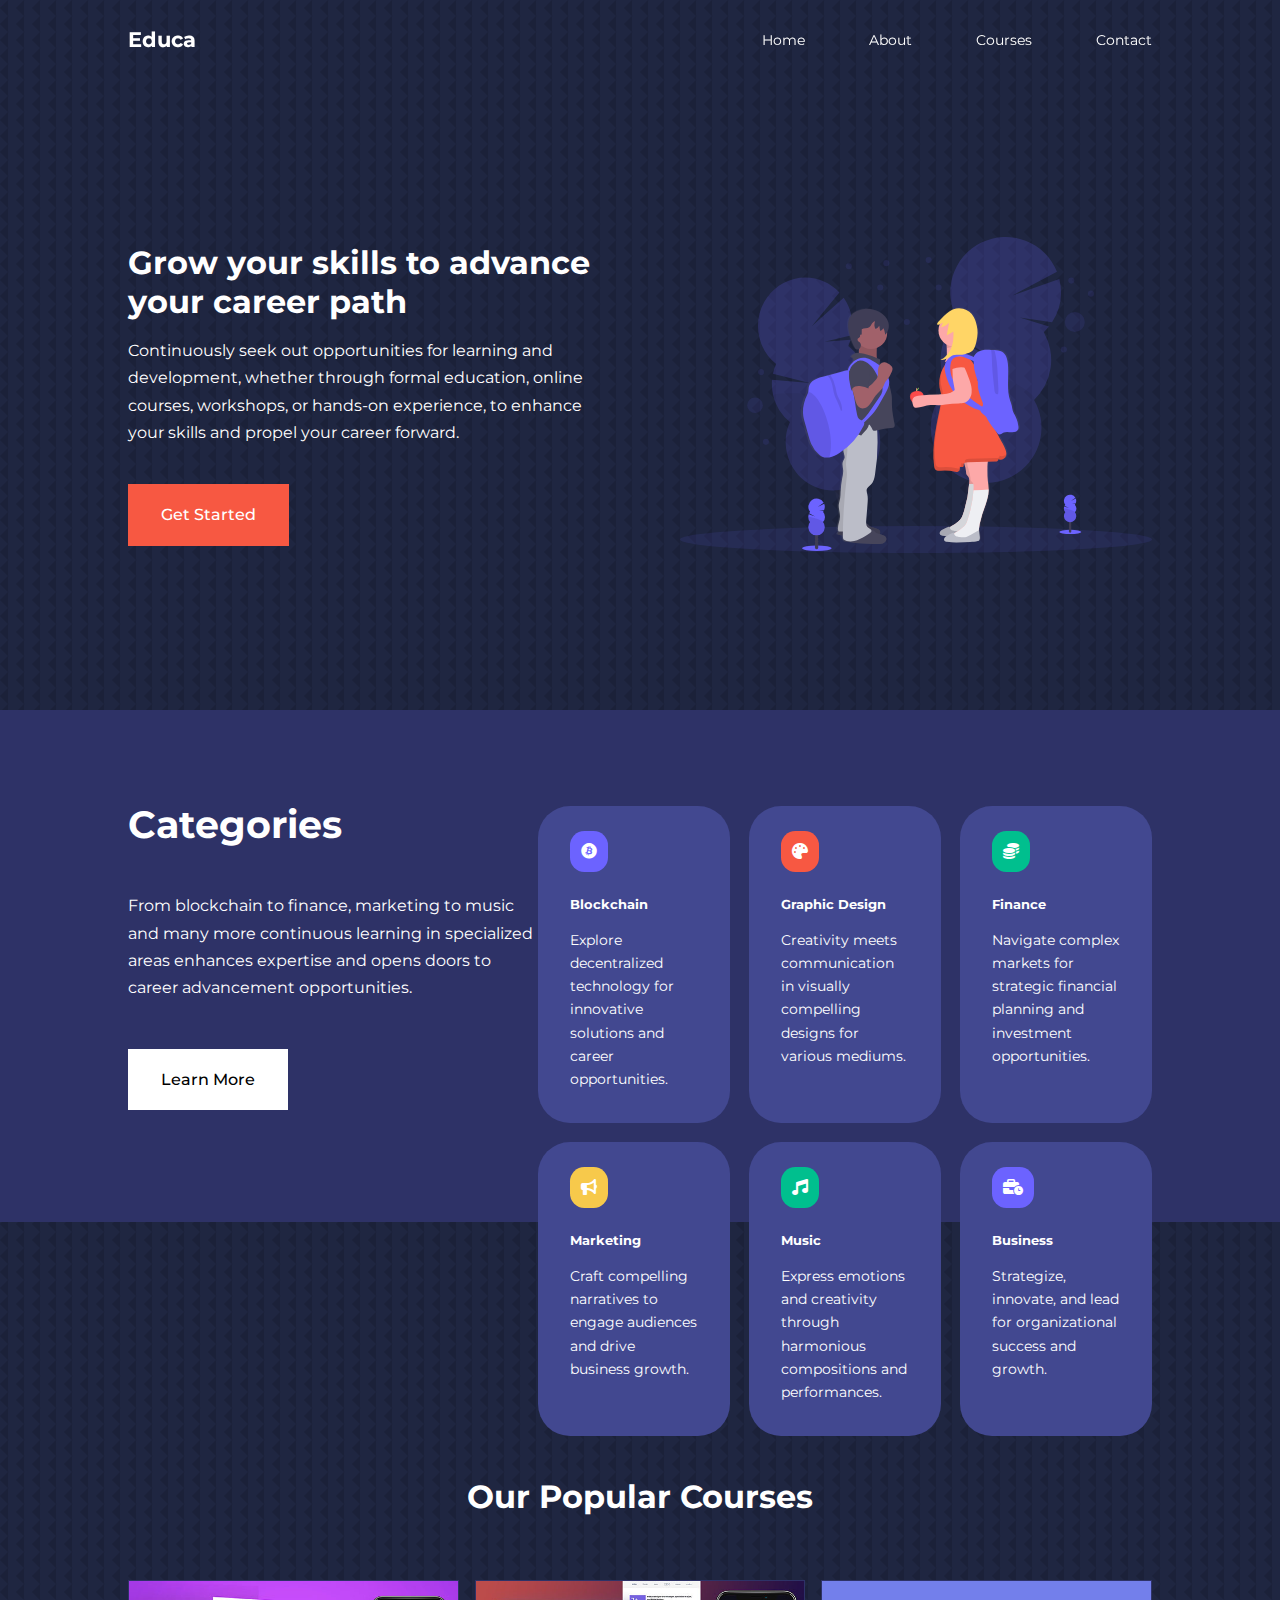
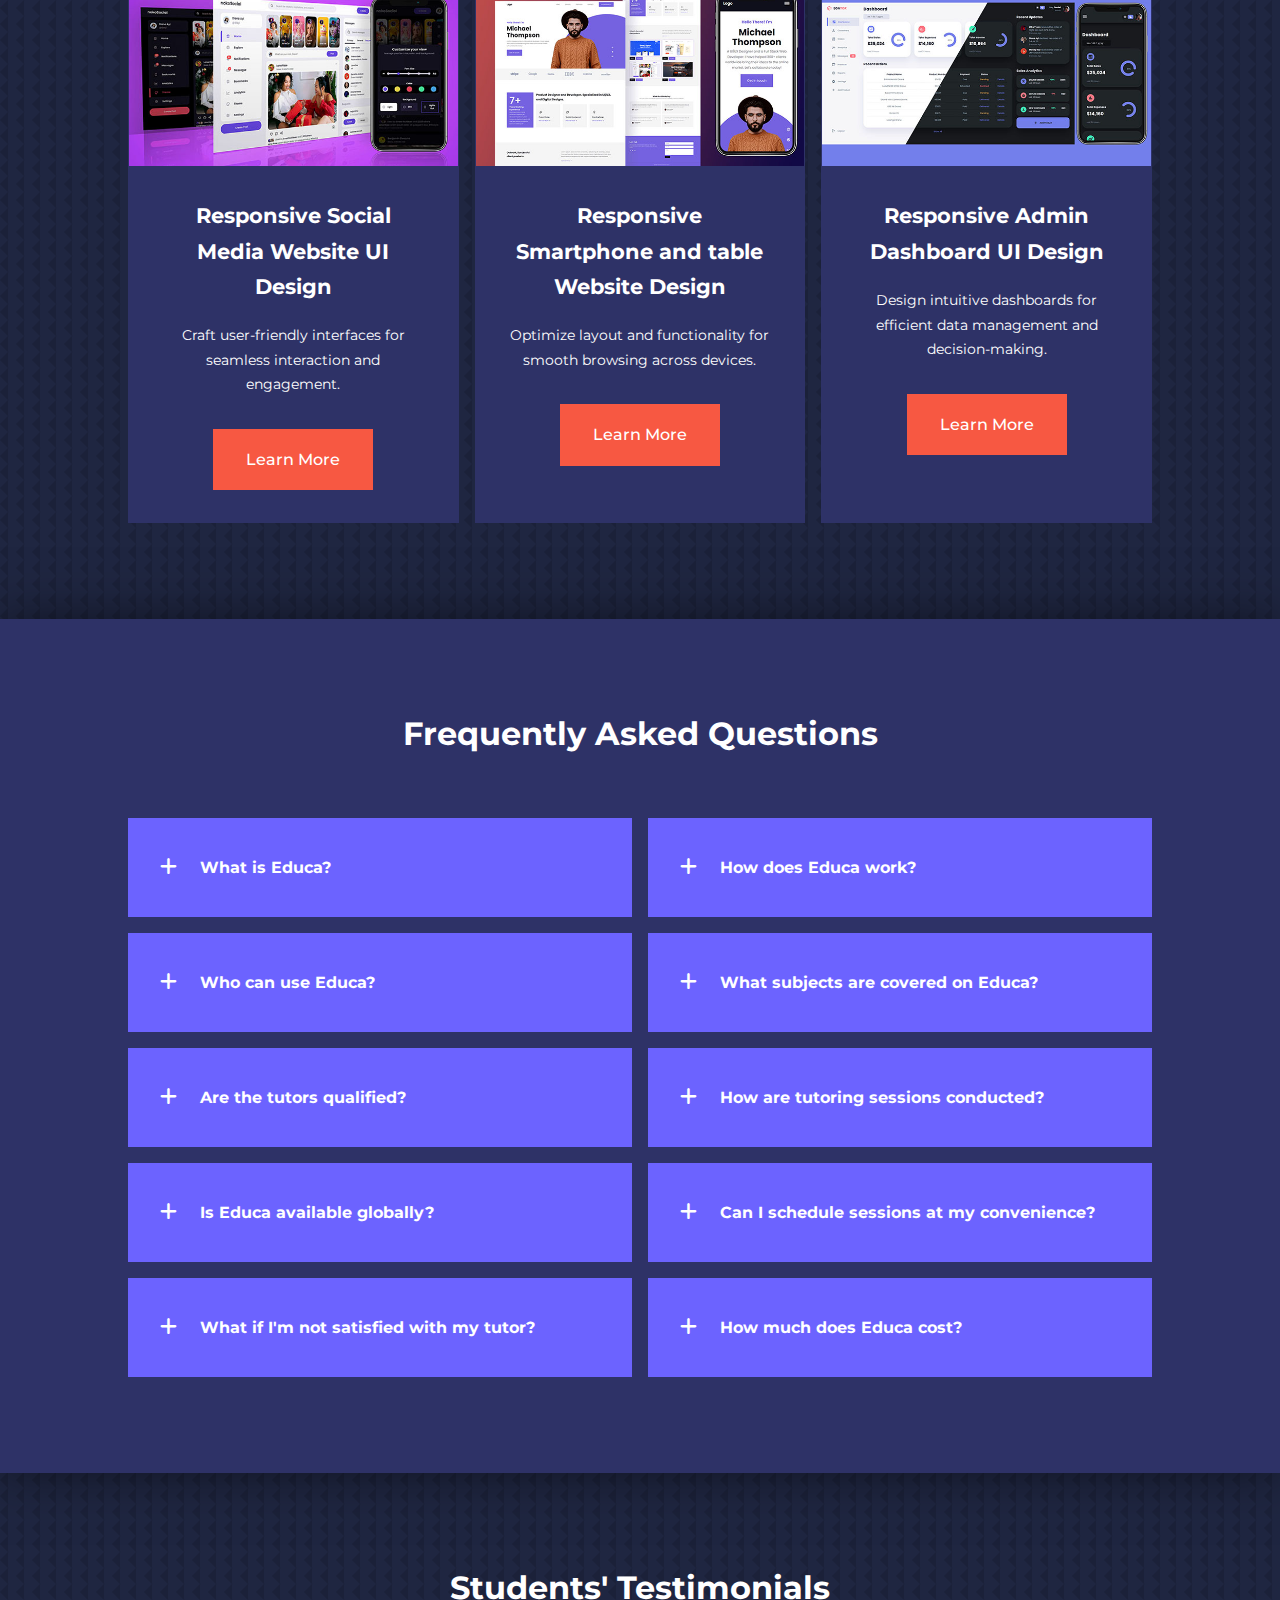
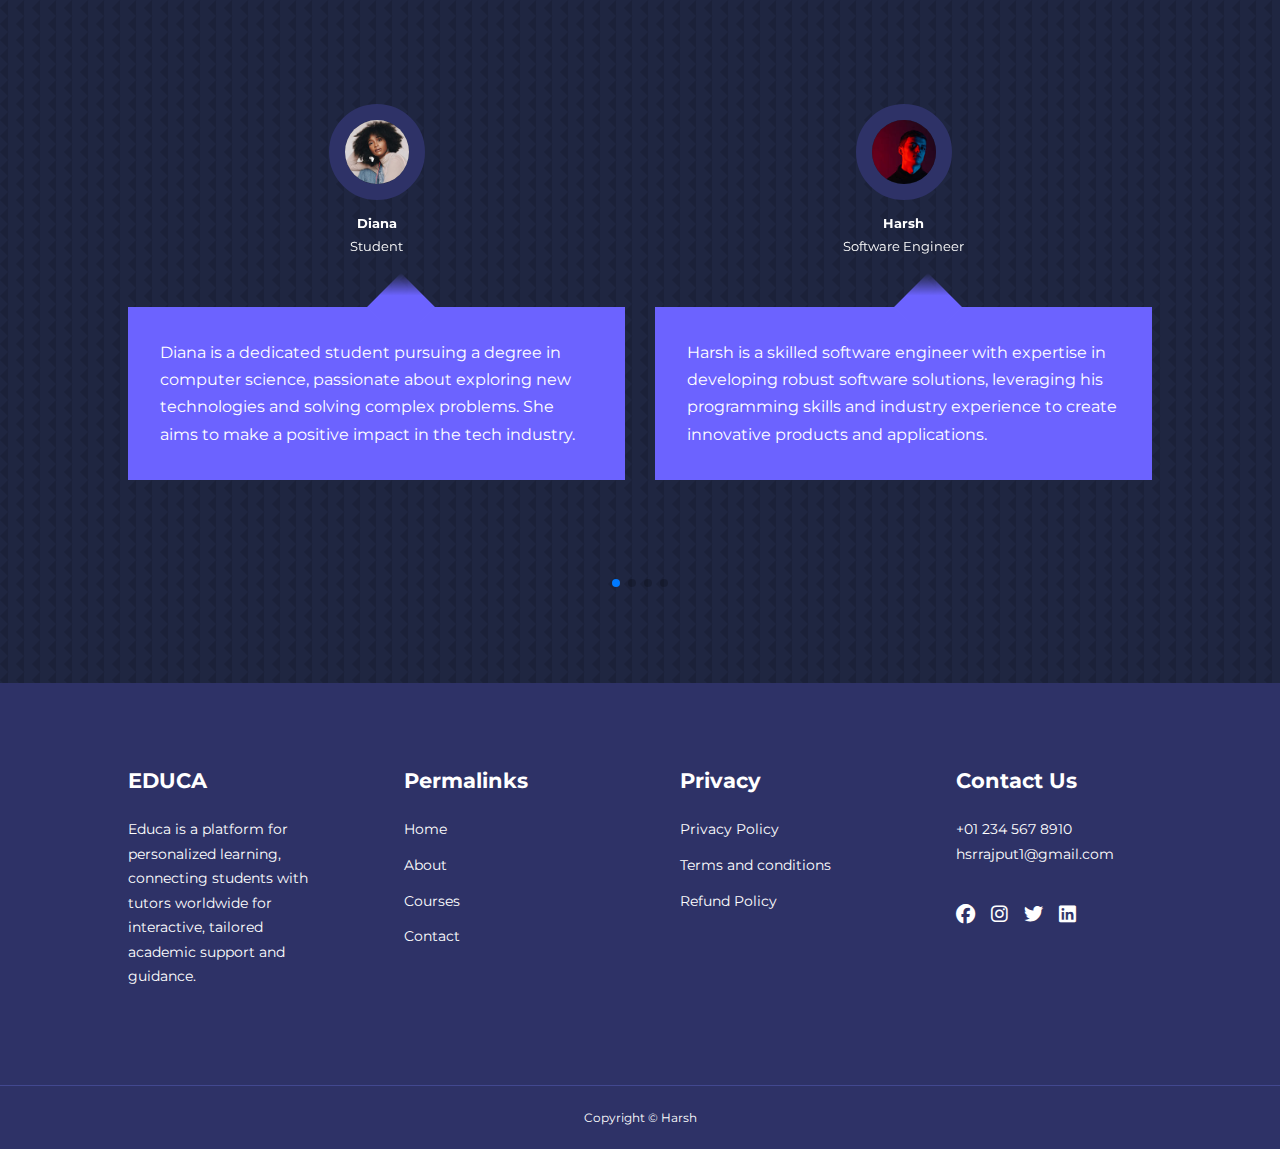
<file: index.html>
<!DOCTYPE html>
<html lang="en">
<head>
    <meta charset="UTF-8">
    <meta name="viewport" content="width=device-width, initial-scale=1.0">
    <meta name="description" content="Explore a world of learning with our diverse range of courses covering
     Blockchain, Graphic Design, Finance, Marketing, Music, Business, and more. Elevate your skills, unlock new
      opportunities, and chart your path to success with expert-led instruction and practical insights. Start your journey today!">
    <title>Educa: Providing Courses. Enhancing Education!</title>
    <link rel="stylesheet" href="./css/style.css">
    <link rel="icon" type="image/x-icon" href="/images/favicon.jpg">
    <link rel="stylesheet" href="https://cdnjs.cloudflare.com/ajax/libs/font-awesome/6.5.1/css/all.min.css">

    <!-- GOOGLE FONTS (MONTSERRAT) -->
    <link rel="preconnect" href="https://fonts.googleapis.com">
    <link rel="preconnect" href="https://fonts.gstatic.com" crossorigin>
    <link href="https://fonts.googleapis.com/css2?family=Montserrat:ital,wght@0,100..900;1,100..900&display=swap" 
    rel="stylesheet">
    <!-- SWIPER JS -->
    <link rel="stylesheet" href="https://cdn.jsdelivr.net/npm/swiper@11/swiper-bundle.min.css"/>

    <style>
        body{background-image: url(./images/bg-texture.png);}
    </style>

</head>
<body>
    <nav>
        <div class="container nav__container">
        <a href="index.html"><h4>Educa</h4></a>
        <ul class="nav__menu">
            <li><a href="index.html">Home</a></li>
            <li><a href="about.html">About</a></li>
            <li><a href="courses.html">Courses</a></li>
            <li><a href="contact.html">Contact</a></li>
        </ul>
        <button id="open-menu-btn"><i class="fa-solid fa-bars"></i></button>
        <button id="close-menu-btn"><i class="fa-solid fa-xmark"></i></button>
        </div>
    </nav>
    <!-- END OF NAVBAR -->

    <header>
        <div class="container header__container">
            <div class="header__left">
                <h2>Grow your skills to advance your career path</h2>
                <p>
                    Continuously seek out opportunities for learning and development, whether through formal education, 
                    online courses, workshops, or hands-on experience, to enhance your skills and propel your career forward.
                </p>
                <a href="courses.html" class="btn btn-primary">Get Started</a>
            </div>
            <div class="header__right">
                <div class="header__right-image">
                    <img src="./images/header.svg" alt="nothing">
                </div>
            </div>
        </div>
    </header>
    <!-- END OF HEADER -->

    <section class="categories">
        <div class="container categories__container">
            <div class="categories__left">
                <h1>Categories</h1>
                <p>From blockchain to finance, marketing to music and many more
                    continuous learning in specialized areas enhances expertise and opens doors to career advancement opportunities.</p>
                     <a href="#" class="btn">Learn More</a>
            </div>
            <div class="categories__right">

                <article class="category">
                    <span class="category__icon"><i class="fa-brands fa-bitcoin"></i></span>
                    <h5>Blockchain</h5>
                    <p> Explore decentralized technology for innovative solutions and career opportunities.</p>
                </article>

                <article class="category">
                    <span class="category__icon"><i class="fa-solid fa-palette"></i></span>
                    <h5>Graphic Design</h5>
                    <p>Creativity meets communication in visually compelling designs for various mediums.</p>
                </article>

                <article class="category">
                    <span class="category__icon"><i class="fa-solid fa-coins"></i></span>
                    <h5>Finance</h5>
                    <p>Navigate complex markets for strategic financial planning and investment opportunities.</p>
                </article>

                <article class="category">
                    <span class="category__icon"><i class="fa-solid fa-bullhorn"></i></span>
                    <h5>Marketing</h5>
                    <p>Craft compelling narratives to engage audiences and drive business growth.</p>
                </article>

                <article class="category">
                    <span class="category__icon"><i class="fa-solid fa-music"></i></span>
                    <h5>Music</h5>
                    <p>Express emotions and creativity through harmonious compositions and performances.</p>
                </article>

                <article class="category">
                    <span class="category__icon"><i class="fa-solid fa-business-time"></i></span>
                    <h5>Business</h5>
                    <p>Strategize, innovate, and lead for organizational success and growth.</p>
                </article>

            </div>
        </div>
    </section>
<!-- END OF CATEGORIES -->

<section class="courses">
    <h2>Our Popular Courses</h2>
    <div class="container courses__container">
        <article class="course">
            <div class="course__image">
                <img src="./images/course1.jpg" alt="Image By Harsh">
            </div>
            <div class="course__info">
                <h4>Responsive Social Media Website UI Design</h4>
                <p>Craft user-friendly interfaces for seamless interaction and engagement.</p>
                <a href="courses.html" class="btn btn-primary">Learn More</a>
            </div>
        </article>

        <article class="course">
            <div class="course__image">
                <img src="./images/course2.jpg" alt="Image By Harsh">
            </div>
            <div class="course__info">
                <h4>Responsive Smartphone and table Website Design </h4>
                <p>Optimize layout and functionality for smooth browsing across devices.</p>
                <a href="courses.html" class="btn btn-primary">Learn More</a>
            </div>
        </article>

        <article class="course">
            <div class="course__image">
                <img src="./images/course3.jpg" alt="Image By Harsh">
            </div>
            <div class="course__info">
                <h4>Responsive Admin Dashboard UI Design</h4>
                <p>Design intuitive dashboards for efficient data management and decision-making.</p>
                <a href="courses.html" class="btn btn-primary">Learn More</a>
            </div>
        </article>

    </div>
</section>
<!-- END OF COURSES -->

    <section class="faqs">
        <h2>Frequently Asked Questions</h2>
        <div class="container faqs__container">
            <article class="faq">
                <div class="faq__icon"><i class="fa-solid fa-plus"></i></div>
                <div class="question__answer">
                    <h4>What is Educa?</h4>
                    <p>Educa is an online platform connecting students with tutors worldwide for personalized academic support and guidance.</p>
                </div>
            </article>

            <article class="faq">
                <div class="faq__icon"><i class="fa-solid fa-plus"></i></div>
                <div class="question__answer">
                    <h4>How does Educa work?</h4>
                    <p>Students can browse tutor profiles, select their preferred tutor, and schedule sessions for one-on-one learning experiences.</p>
                </div>
            </article>

            <article class="faq">
                <div class="faq__icon"><i class="fa-solid fa-plus"></i></div>
                <div class="question__answer">
                    <h4>Who can use Educa?</h4>
                    <p>Educa is available for students of all ages and levels seeking academic assistance in various subjects and disciplines.</p>
                </div>
            </article>

            <article class="faq">
                <div class="faq__icon"><i class="fa-solid fa-plus"></i></div>
                <div class="question__answer">
                    <h4>What subjects are covered on Educa?</h4>
                    <p>Educa offers tutoring services across a wide range of subjects, including math, science, language arts, and more.</p>
                </div>
            </article>

            <article class="faq">
                <div class="faq__icon"><i class="fa-solid fa-plus"></i></div>
                <div class="question__answer">
                    <h4>Are the tutors qualified?</h4>
                    <p>Yes, all tutors on Educa undergo a rigorous screening process to ensure they have the necessary qualifications and expertise.</p>
                </div>
            </article>

            <article class="faq">
                <div class="faq__icon"><i class="fa-solid fa-plus"></i></div>
                <div class="question__answer">
                    <h4>How are tutoring sessions conducted?</h4>
                    <p>Tutoring sessions on Educa can be conducted through live video calls, chat, or other interactive online platforms.</p>
                </div>
            </article>

            <article class="faq">
                <div class="faq__icon"><i class="fa-solid fa-plus"></i></div>
                <div class="question__answer">
                    <h4>Is Educa available globally?</h4>
                    <p>Yes, Educa connects students and tutors from around the world, providing access to academic support regardless of location.</p>
                </div>
            </article>

            <article class="faq">
                <div class="faq__icon"><i class="fa-solid fa-plus"></i></div>
                <div class="question__answer">
                    <h4>Can I schedule sessions at my convenience?</h4>
                    <p>Absolutely, Educa offers flexible scheduling options, allowing students to book sessions at times that suit their needs.</p>
                </div>
            </article>

            <article class="faq">
                <div class="faq__icon"><i class="fa-solid fa-plus"></i></div>
                <div class="question__answer">
                    <h4>What if I'm not satisfied with my tutor?</h4>
                    <p>Educa provides options for switching tutors if a student feels they are not a good fit for their learning needs.</p>
                </div>
            </article>

            <article class="faq">
                <div class="faq__icon"><i class="fa-solid fa-plus"></i></div>
                <div class="question__answer">
                    <h4>How much does Educa cost?</h4>
                    <p>Pricing for tutoring sessions on Educa varies depending on the tutor's rates, but there are options available to suit different budgets.</p>
                </div>
            </article>
        </div>
    </section>
<!-- END OF FAQS -->


<section class="container testimonials__container mySwiper">
    <h2>Students' Testimonials</h2>
    <div class="swiper-wrapper">
        <article class="testimonial swiper-slide">
            <div class="avatar">
                <img src="./images/avatar1.jpg" alt="Image By Harsh">
            </div>
            <div class="testimonial__info">
                <h5>Diana</h5>
                <small>Student</small>
            </div>
            <div class="testimonial__body">
                <p>Diana is a dedicated student pursuing a degree in computer science,
                     passionate about exploring new technologies and solving complex problems. She aims to make a positive impact in the tech industry.</p>
            </div>
        </article>

        <article class="testimonial swiper-slide">
            <div class="avatar">
                <img src="./images/avatar2.jpg" alt="Image By Harsh">
            </div>
            <div class="testimonial__info">
                <h5>Harsh</h5>
                <small>Software Engineer</small>
            </div>
            <div class="testimonial__body">
                <p>Harsh is a skilled software engineer with expertise in developing robust software solutions,
                     leveraging his programming skills and industry experience to create innovative products and applications.</p>
            </div>
        </article>

        <article class="testimonial swiper-slide">
            <div class="avatar">
                <img src="./images/avatar3.jpg" alt="Image By Harsh">
            </div>
            <div class="testimonial__info">
                <h5>Alex</h5>
                <small>Web Developer</small>
            </div>
            <div class="testimonial__body">
                <p>Alex excels as a web developer, proficient in front-end and back-end technologies. He creates responsive websites that
                     enhance online presence and deliver exceptional user experiences, driving business growth and success.</p>
            </div>
        </article>

        <article class="testimonial swiper-slide">
            <div class="avatar">
                <img src="./images/avatar4.jpg" alt="Image By Harsh">
            </div>
            <div class="testimonial__info">
                <h5>Aliah</h5>
                <small>Data Scientist</small>
            </div>
            <div class="testimonial__body">
                <p>Aliah is a talented data scientist, proficient in data analysis and machine learning techniques,
                     leveraging data to derive valuable insights and make informed decisions for business growth and innovation.</p>
            </div>
        </article>

        <article class="testimonial swiper-slide">
            <div class="avatar">
                <img src="./images/avatar5.jpg" alt="Image By Harsh">
            </div>
            <div class="testimonial__info">
                <h5>Ariana</h5>
                <small>Developer</small>
            </div>
            <div class="testimonial__body">
                <p>.Ariana is a dynamic developer with a passion for coding and problem-solving, experienced in
                     creating scalable and efficient software solutions that meet client requirements and exceed expectations.</p>
            </div>
        </article>
    </div>
    <div class="swiper-pagination"></div>
</section>
<!-- END OF TESTIMONIALS -->

   <footer>
   <div class="container footer_container">

    <div class="footer__1">
        <a href="index.html" class="footer__logo" ><h4>EDUCA</h4></a>
        <p>Educa is a platform for personalized learning, connecting students with tutors worldwide for interactive, tailored academic support and guidance.</p>
    </div>

    <div class="footer__2">
        <h4>Permalinks</h4>
        <ul class="permalinks">
            <li><a href="index.html">Home</a></li>
            <li><a href="about.html">About</a></li>
            <li><a href="courses.html">Courses</a></li>
            <li><a href="contact.html">Contact</a></li>
        </ul>
    </div>

    <div class="footer__3">
        <h4>Privacy</h4>
        <ul class="privacy">
            <li><a href="#">Privacy Policy</a></li>
            <li><a href="#">Terms and conditions</a></li>
            <li><a href="#">Refund Policy</a></li>
        </ul>
    </div>
    
    <div class="footer__4">
        <h4>Contact Us</h4>
    <div>
        <p>+01 234 567 8910 </p>
        <p>hsrrajput1@gmail.com</p>
    </div>

    <ul class="footer__socials">
        <li><a href="#"><i class="fa-brands fa-facebook"></i></a></li>
        <li><a href="#"><i class="fa-brands fa-instagram"></i></a></li>
        <li><a href="#"><i class="fa-brands fa-twitter"></i></a></li>
        <li><a href="#"><i class="fa-brands fa-linkedin"></i></a></li>
    </ul>
</div>
</div>
    <div class="footer__copyright">
        <small>Copyright &copy; Harsh</small>
    </div>
</footer>
<!-- END OF FOOTER -->

    <script src="https://cdn.jsdelivr.net/npm/swiper@11/swiper-bundle.min.js"></script>
    <script src="./main.js"></script>

    <script>
        var swiper = new Swiper(".mySwiper", {
          slidesPerView: 3,
          spaceBetween: 30,
          pagination: {
            el: ".swiper-pagination",
            clickable: true,
          },
          // when window width is >= 600px
          breakpoints:{
            600:{
                slidesPerView: 2
            },
            0:{
                slidesPerView: 1
            }
          }
        });
      </script>
</body>
</html>
</file>
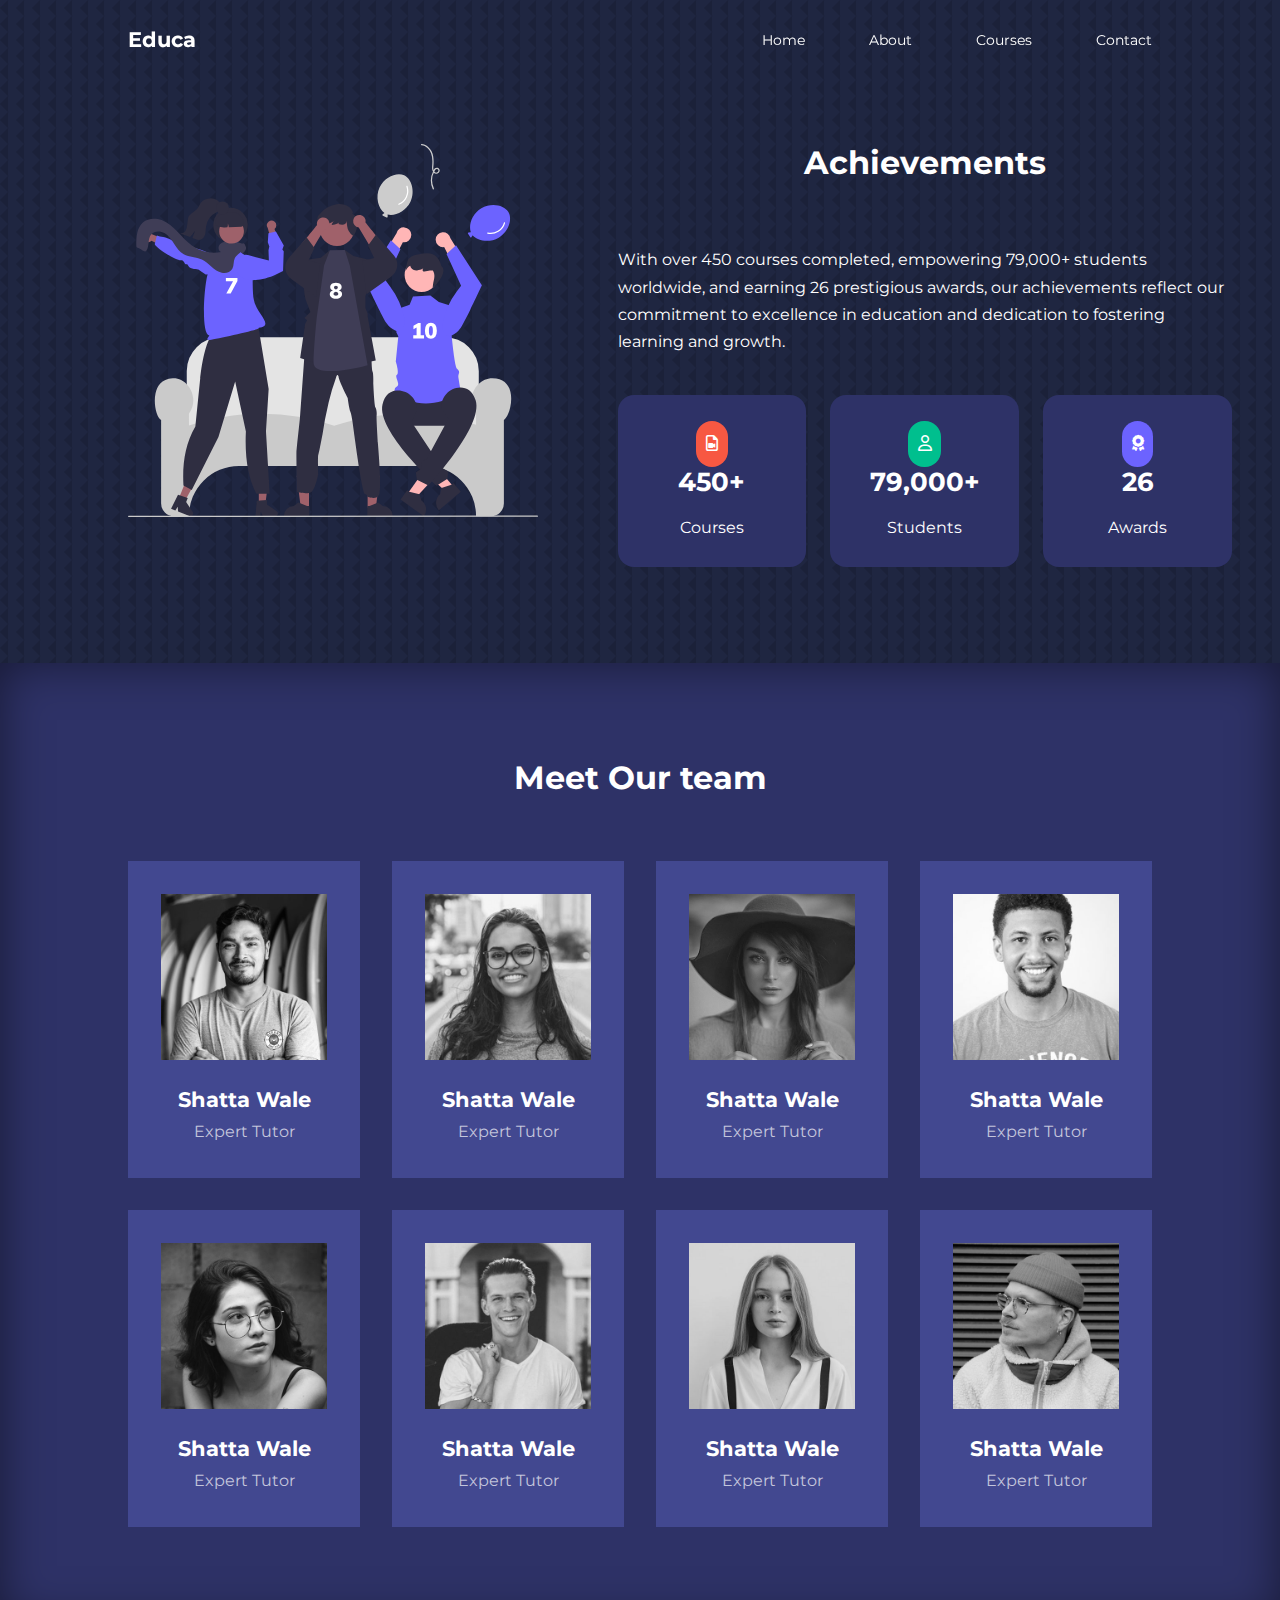
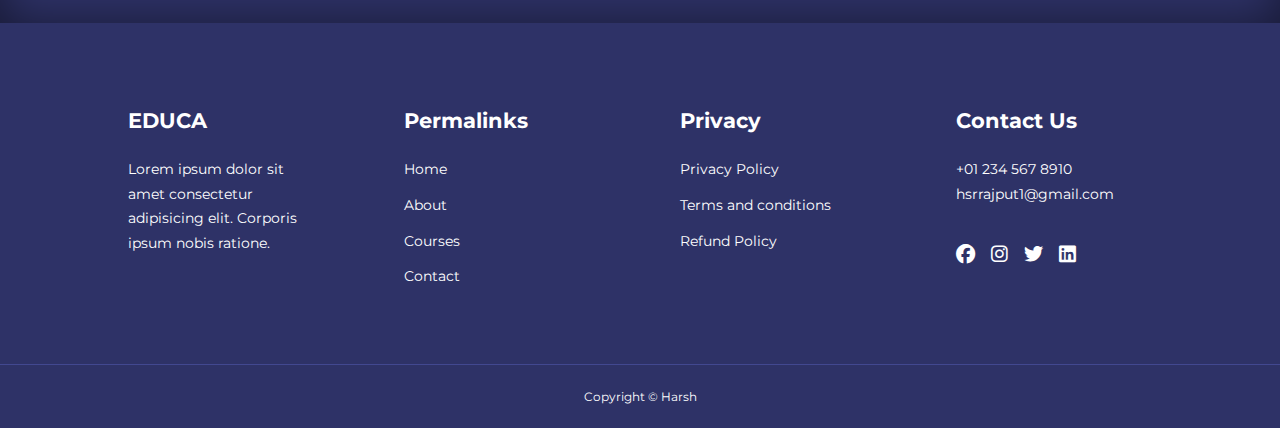
<file: about.html>
<!DOCTYPE html>
<html lang="en">
<head>
    <meta charset="UTF-8">
    <meta name="description" content="Explore a world of learning with our diverse range of courses covering
     Blockchain, Graphic Design, Finance, Marketing, Music, Business, and more. Elevate your skills, unlock new
      opportunities, and chart your path to success with expert-led instruction and practical insights. Start your journey today!">
    <title>Educa: Providing Courses. Enhancing Education!</title>
    <link rel="stylesheet" href="./css/style.css">
    <link rel="icon" type="image/x-icon" href="/images/favicon.jpg">
    <link rel="stylesheet" href="https://cdnjs.cloudflare.com/ajax/libs/font-awesome/6.5.1/css/all.min.css">

    <!-- GOOGLE FONTS (MONTSERRAT) -->
    <link rel="preconnect" href="https://fonts.googleapis.com">
    <link rel="preconnect" href="https://fonts.gstatic.com" crossorigin>
    <link href="https://fonts.googleapis.com/css2?family=Montserrat:ital,wght@0,100..900;1,100..900&display=swap" 
    rel="stylesheet">
   
    <style>
        body{background-image: url(./images/bg-texture.png);}
    </style>

</head>
<body>
    <nav>
        <div class="container nav__container">
        <a href="index.html"><h4>Educa</h4></a>
        <ul class="nav__menu">
            <li><a href="index.html">Home</a></li>
            <li><a href="about.html">About</a></li>
            <li><a href="courses.html">Courses</a></li>
            <li><a href="contact.html">Contact</a></li>
        </ul>
        <button id="open-menu-btn"><i class="fa-solid fa-bars"></i></button>
        <button id="close-menu-btn"><i class="fa-solid fa-xmark"></i></button>
        </div>
    </nav>
<!-------------END OF NAVBAR-------------->


    <section class="about__achievements">
        <div class="container about__achievements-container">
            <div class="about__achievements-left">
                <img src="./images/about achievements.svg" alt="Image By Harsh">
            </div>
            <div class="about__achievements-right">
                <h2>Achievements</h2>
                <p>With over 450 courses completed, empowering 79,000+ students worldwide, and earning 26 prestigious awards,
                     our achievements reflect our commitment to excellence in education and dedication to fostering learning and growth.</p>
                    <div class="achievements__cards">
                            <article class="achievement__card">
                                <span class="achievement__icon">
                                    <i class="fa-regular fa-file-video"></i>
                                </span>
                                <h3>450+</h3>
                                <p>Courses</p>
                            </article>

                            <article class="achievement__card">
                                <span class="achievement__icon">
                                    <i class="fa-regular fa-user"></i>
                                </span>
                                <h3>79,000+</h3>
                                <p>Students</p>
                            </article>

                            <article class="achievement__card">
                                <span class="achievement__icon">
                                    <i class="fa-solid fa-award"></i>
                                </span>
                                <h3>26</h3>
                                <p>Awards</p>
                            </article>
                    </div>
            </div>
        </div>
    </section>
<!-------------END OF ACHIEVEMENTS-------------->


<section class="team">
    <h2>Meet Our team</h2>
    <div class="container team__container">
        <article class="team__member">
            <div class="team__member-img">
                <img src="./images/tm1.jpg" alt="Image By Harsh">
            </div>
            <div class="team__member-info">
                <h4>Shatta Wale</h4>
                <p>Expert Tutor</p>
            </div>
            <div class="team__member-socials">
                <a href="https://instagram.com" target="_blank"><i class="fa-brands fa-instagram"></i></a>
                <a href="https://twitter.com" target="_blank"><i class="fa-brands fa-twitter"></i></a>
                <a href="https://linkedin.com" target="_blank"><i class="fa-brands fa-linkedin"></i></a>
            </div>
        </article>

        <article class="team__member">
            <div class="team__member-img">
                <img src="./images/tm2.jpg" alt="Image By Harsh">
            </div>
            <div class="team__member-info">
                <h4>Shatta Wale</h4>
                <p>Expert Tutor</p>
            </div>
            <div class="team__member-socials">
                <a href="https://instagram.com" target="_blank"><i class="fa-brands fa-instagram"></i></a>
                <a href="https://twitter.com" target="_blank"><i class="fa-brands fa-twitter"></i></a>
                <a href="https://linkedin.com" target="_blank"><i class="fa-brands fa-linkedin"></i></a>
            </div>
        </article>

        <article class="team__member">
            <div class="team__member-img">
                <img src="./images/tm3.jpg" alt="Image By Harsh">
            </div>
            <div class="team__member-info">
                <h4>Shatta Wale</h4>
                <p>Expert Tutor</p>
            </div>
            <div class="team__member-socials">
                <a href="https://instagram.com" target="_blank"><i class="fa-brands fa-instagram"></i></a>
                <a href="https://twitter.com" target="_blank"><i class="fa-brands fa-twitter"></i></a>
                <a href="https://linkedin.com" target="_blank"><i class="fa-brands fa-linkedin"></i></a>
            </div>
        </article>

        <article class="team__member">
            <div class="team__member-img">
                <img src="./images/tm4.jpg" alt="Image By Harsh">
            </div>
            <div class="team__member-info">
                <h4>Shatta Wale</h4>
                <p>Expert Tutor</p>
            </div>
            <div class="team__member-socials">
                <a href="https://instagram.com" target="_blank"><i class="fa-brands fa-instagram"></i></a>
                <a href="https://twitter.com" target="_blank"><i class="fa-brands fa-twitter"></i></a>
                <a href="https://linkedin.com" target="_blank"><i class="fa-brands fa-linkedin"></i></a>
            </div>
        </article>

        <article class="team__member">
            <div class="team__member-img">
                <img src="./images/tm5.jpg" alt="Image By Harsh">
            </div>
            <div class="team__member-info">
                <h4>Shatta Wale</h4>
                <p>Expert Tutor</p>
            </div>
            <div class="team__member-socials">
                <a href="https://instagram.com" target="_blank"><i class="fa-brands fa-instagram"></i></a>
                <a href="https://twitter.com" target="_blank"><i class="fa-brands fa-twitter"></i></a>
                <a href="https://linkedin.com" target="_blank"><i class="fa-brands fa-linkedin"></i></a>
            </div>
        </article>

        <article class="team__member">
            <div class="team__member-img">
                <img src="./images/tm6.jpg" alt="Image By Harsh">
            </div>
            <div class="team__member-info">
                <h4>Shatta Wale</h4>
                <p>Expert Tutor</p>
            </div>
            <div class="team__member-socials">
                <a href="https://instagram.com" target="_blank"><i class="fa-brands fa-instagram"></i></a>
                <a href="https://twitter.com" target="_blank"><i class="fa-brands fa-twitter"></i></a>
                <a href="https://linkedin.com" target="_blank"><i class="fa-brands fa-linkedin"></i></a>
            </div>
        </article>

        <article class="team__member">
            <div class="team__member-img">
                <img src="./images/tm7.jpg" alt="Image By Harsh">
            </div>
            <div class="team__member-info">
                <h4>Shatta Wale</h4>
                <p>Expert Tutor</p>
            </div>
            <div class="team__member-socials">
                <a href="https://instagram.com" target="_blank"><i class="fa-brands fa-instagram"></i></a>
                <a href="https://twitter.com" target="_blank"><i class="fa-brands fa-twitter"></i></a>
                <a href="https://linkedin.com" target="_blank"><i class="fa-brands fa-linkedin"></i></a>
            </div>
        </article>

        <article class="team__member">
            <div class="team__member-img">
                <img src="./images/tm8.jpg" alt="Image By Harsh">
            </div>
            <div class="team__member-info">
                <h4>Shatta Wale</h4>
                <p>Expert Tutor</p>
            </div>
            <div class="team__member-socials">
                <a href="https://instagram.com" target="_blank"><i class="fa-brands fa-instagram"></i></a>
                <a href="https://twitter.com" target="_blank"><i class="fa-brands fa-twitter"></i></a>
                <a href="https://linkedin.com" target="_blank"><i class="fa-brands fa-linkedin"></i></a>
            </div>
        </article>
    </div>
</section>

    <footer>
        <div class="container footer_container">
     
         <div class="footer__1">
             <a href="index.html" class="footer__logo" ><h4>EDUCA</h4></a>
             <p>Lorem ipsum dolor sit amet consectetur adipisicing elit. Corporis ipsum nobis ratione.</p>
         </div>
     
         <div class="footer__2">
             <h4>Permalinks</h4>
             <ul class="permalinks">
                 <li><a href="index.html">Home</a></li>
                 <li><a href="about.html">About</a></li>
                 <li><a href="courses.html">Courses</a></li>
                 <li><a href="contact.html">Contact</a></li>
             </ul>
         </div>
     
         <div class="footer__3">
             <h4>Privacy</h4>
             <ul class="privacy">
                 <li><a href="#">Privacy Policy</a></li>
                 <li><a href="#">Terms and conditions</a></li>
                 <li><a href="#">Refund Policy</a></li>
             </ul>
         </div>
         
         <div class="footer__4">
             <h4>Contact Us</h4>
         <div>
             <p>+01 234 567 8910 </p>
             <p>hsrrajput1@gmail.com</p>
         </div>
     
         <ul class="footer__socials">
             <li><a href="#"><i class="fa-brands fa-facebook"></i></a></li>
             <li><a href="#"><i class="fa-brands fa-instagram"></i></a></li>
             <li><a href="#"><i class="fa-brands fa-twitter"></i></a></li>
             <li><a href="#"><i class="fa-brands fa-linkedin"></i></a></li>
         </ul>
     </div>
     </div>
         <div class="footer__copyright">
             <small>Copyright &copy; Harsh</small>
         </div>
     </footer>

    <script src="./main.js"></script>
</body>
</html>
</file>
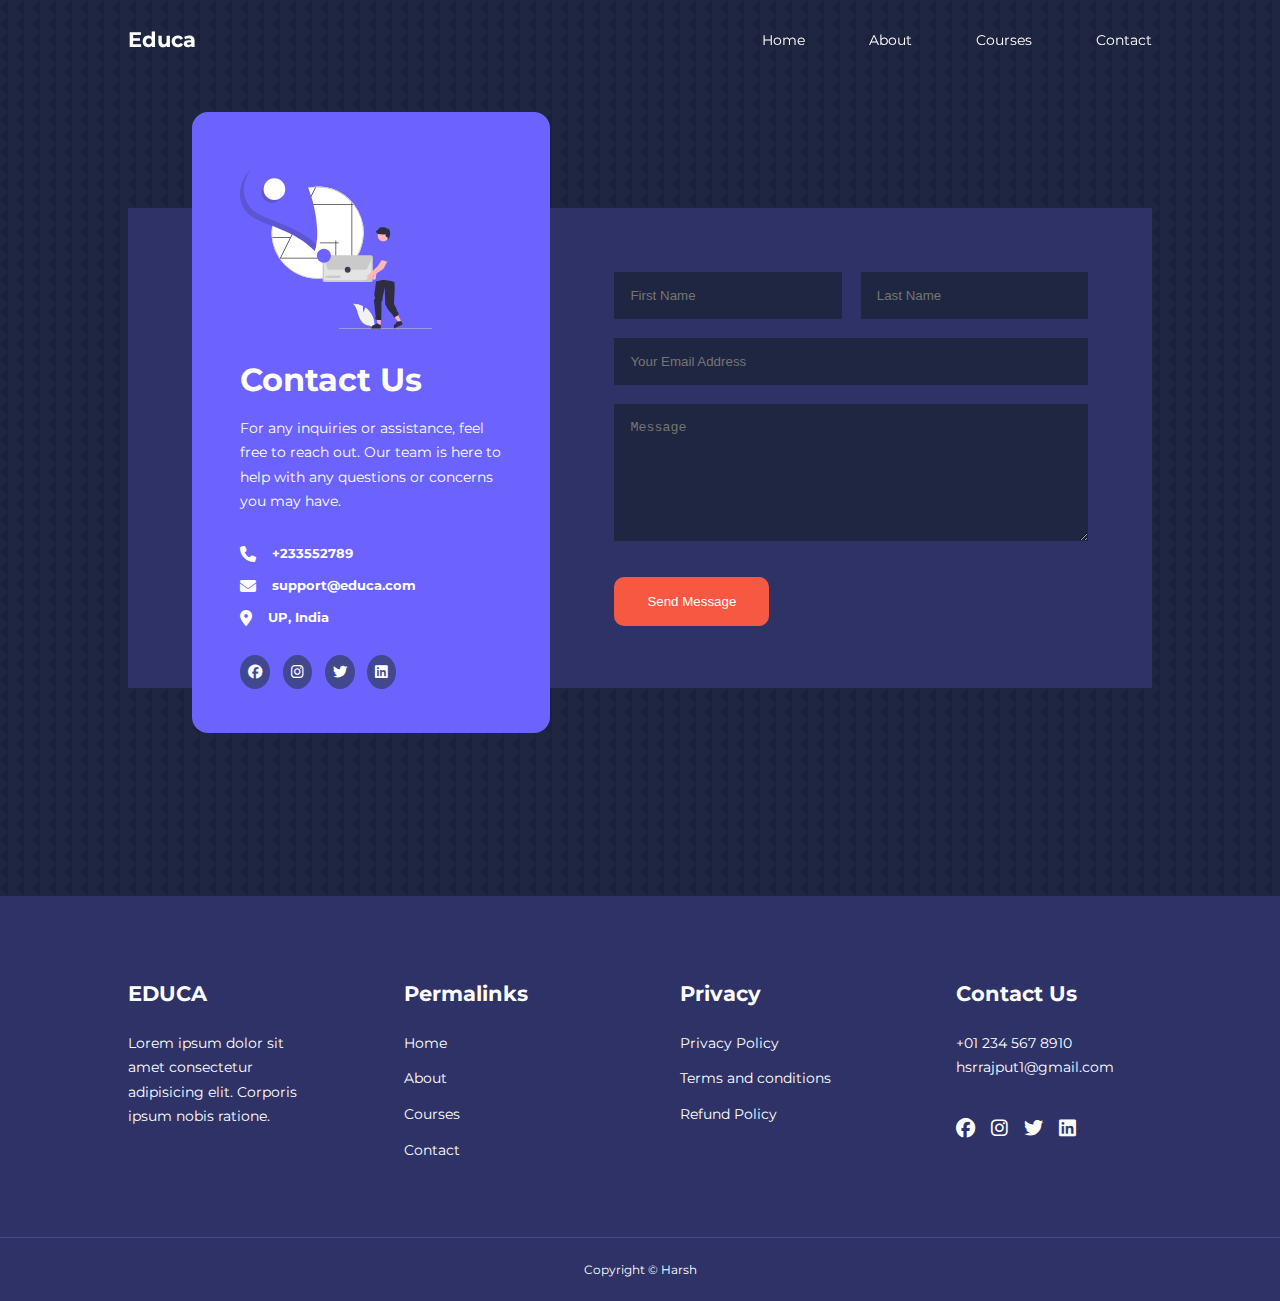
<file: contact.html>
<!DOCTYPE html>
<html lang="en">
<head>
    <meta charset="UTF-8">
    <meta name="description" content="Explore a world of learning with our diverse range of courses covering
     Blockchain, Graphic Design, Finance, Marketing, Music, Business, and more. Elevate your skills, unlock new
      opportunities, and chart your path to success with expert-led instruction and practical insights. Start your journey today!">
    <title>Educa: Providing Courses. Enhancing Education!</title>
    <link rel="stylesheet" href="./css/style.css">
    <link rel="icon" type="image/x-icon" href="/images/favicon.jpg">
    <link rel="stylesheet" href="https://cdnjs.cloudflare.com/ajax/libs/font-awesome/6.5.1/css/all.min.css">

    <!-- GOOGLE FONTS (MONTSERRAT) -->
    <link rel="preconnect" href="https://fonts.googleapis.com">
    <link rel="preconnect" href="https://fonts.gstatic.com" crossorigin>
    <link href="https://fonts.googleapis.com/css2?family=Montserrat:ital,wght@0,100..900;1,100..900&display=swap" 
    rel="stylesheet">
   
    <style>
        body{background-image: url(./images/bg-texture.png);}
    </style>
</head>
<body>
    <nav>
        <div class="container nav__container">
        <a href="index.html"><h4>Educa</h4></a>
        <ul class="nav__menu">
            <li><a href="index.html">Home</a></li>
            <li><a href="about.html">About</a></li>
            <li><a href="courses.html">Courses</a></li>
            <li><a href="contact.html">Contact</a></li>
        </ul>
        <button id="open-menu-btn"><i class="fa-solid fa-bars"></i></button>
        <button id="close-menu-btn"><i class="fa-solid fa-xmark"></i></button>
        </div>
    </nav>
<!-------------END OF NAVBAR-------------->


<section class="contact">
    <div class="container contact__container">
        <aside class="contact__aside">
            <div class="aside__image">
                <img src="./images/contact.svg" alt="Image By Harsh">
            </div>
        <h2>Contact Us</h2>
        <p>
            For any inquiries or assistance, feel free to reach out. Our team is here to help with any questions or concerns you may have.
        </p>
        <ul class="contact__details">
            <li>
                <i class="fa-solid fa-phone"></i>
                <h5>+233552789</h5>
            </li>
            <li>
                <i class="fa-solid fa-envelope"></i>
                <h5>support@educa.com</h5>
            </li>
            <li>
                <i class="fa-solid fa-location-dot"></i>
                <h5>UP, India</h5>
            </li>
        </ul>
        <div class="social__icons">
        <ul class="contact__socials">
                    <li><a href="https://facebook.com"><i class="fa-brands fa-facebook"></i></a></li>
                    <li><a href="https://instagram.com"><i class="fa-brands fa-instagram"></i></a></li>
                    <li><a href="https://twitter.com"><i class="fa-brands fa-twitter"></i></a></li>
                    <li><a href="https://linkedin.com"><i class="fa-brands fa-linkedin"></i></a></li>
            </ul>
        </div>
        </aside>
        

        <form action="https://formspree.io/f/mqkrlvra" method="POST">
            <div class="form__name">
                <input type="text" name="First Name" placeholder="First Name" required>
                <input type="text" name="Last Name" placeholder="Last Name" required>
            </div>
            <input type="email" name="Email Address" placeholder="Your Email Address" requierd>
            <textarea name="Message" rows="7" placeholder="Message" required></textarea>
            <button type="submit" class="btn btn-primary">Send Message</button>
        </form>
    </div>
</section>



<footer>
    <div class="container footer_container">
 
     <div class="footer__1">
         <a href="index.html" class="footer__logo" ><h4>EDUCA</h4></a>
         <p>Lorem ipsum dolor sit amet consectetur adipisicing elit. Corporis ipsum nobis ratione.</p>
     </div>
 
     <div class="footer__2">
         <h4>Permalinks</h4>
         <ul class="permalinks">
             <li><a href="index.html">Home</a></li>
             <li><a href="about.html">About</a></li>
             <li><a href="courses.html">Courses</a></li>
             <li><a href="contact.html">Contact</a></li>
         </ul>
     </div>
 
     <div class="footer__3">
         <h4>Privacy</h4>
         <ul class="privacy">
             <li><a href="#">Privacy Policy</a></li>
             <li><a href="#">Terms and conditions</a></li>
             <li><a href="#">Refund Policy</a></li>
         </ul>
     </div>
     
     <div class="footer__4">
         <h4>Contact Us</h4>
     <div>
         <p>+01 234 567 8910 </p>
         <p>hsrrajput1@gmail.com</p>
     </div>
 
     <ul class="footer__socials">
         <li><a href="#"><i class="fa-brands fa-facebook"></i></a></li>
         <li><a href="#"><i class="fa-brands fa-instagram"></i></a></li>
         <li><a href="#"><i class="fa-brands fa-twitter"></i></a></li>
         <li><a href="#"><i class="fa-brands fa-linkedin"></i></a></li>
     </ul>
 </div>
 </div>
     <div class="footer__copyright">
         <small>Copyright &copy; Harsh</small>
     </div>
 </footer>

<script src="./main.js"></script>
</body>
</html>
</file>
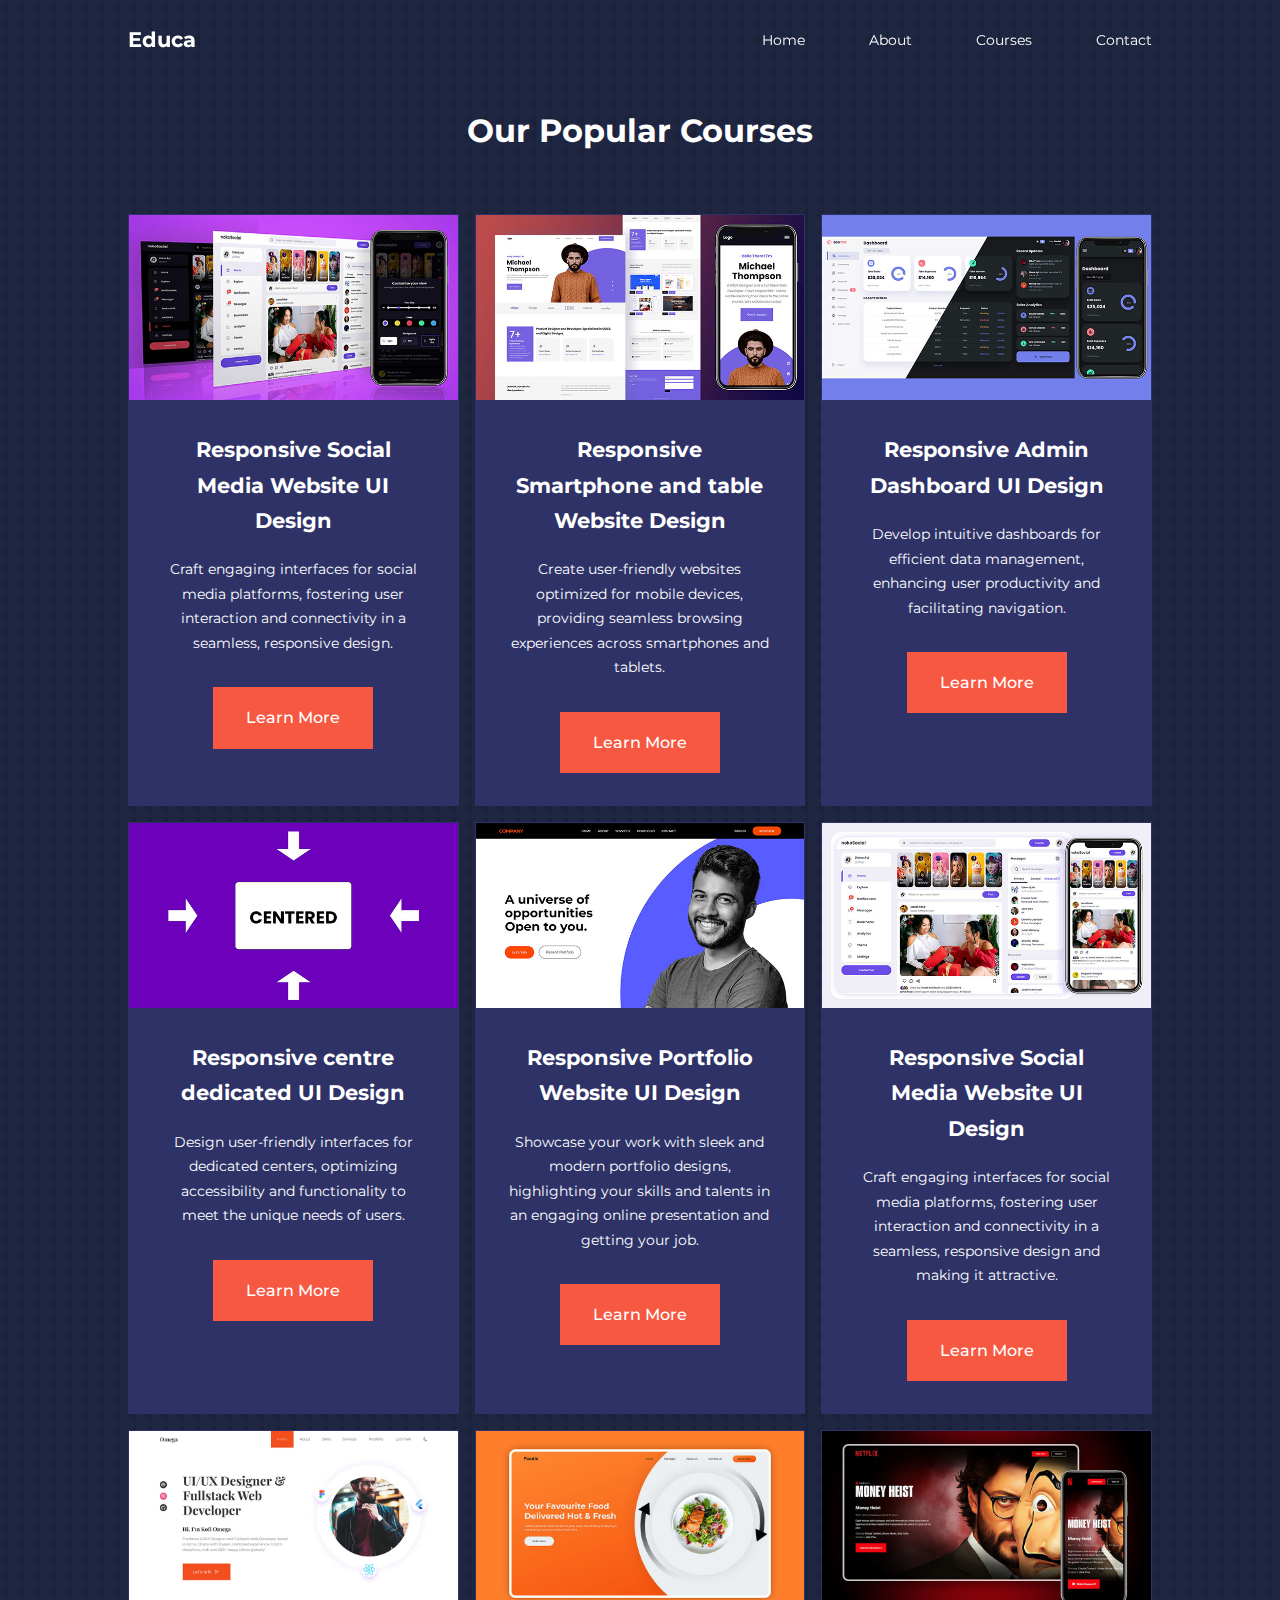
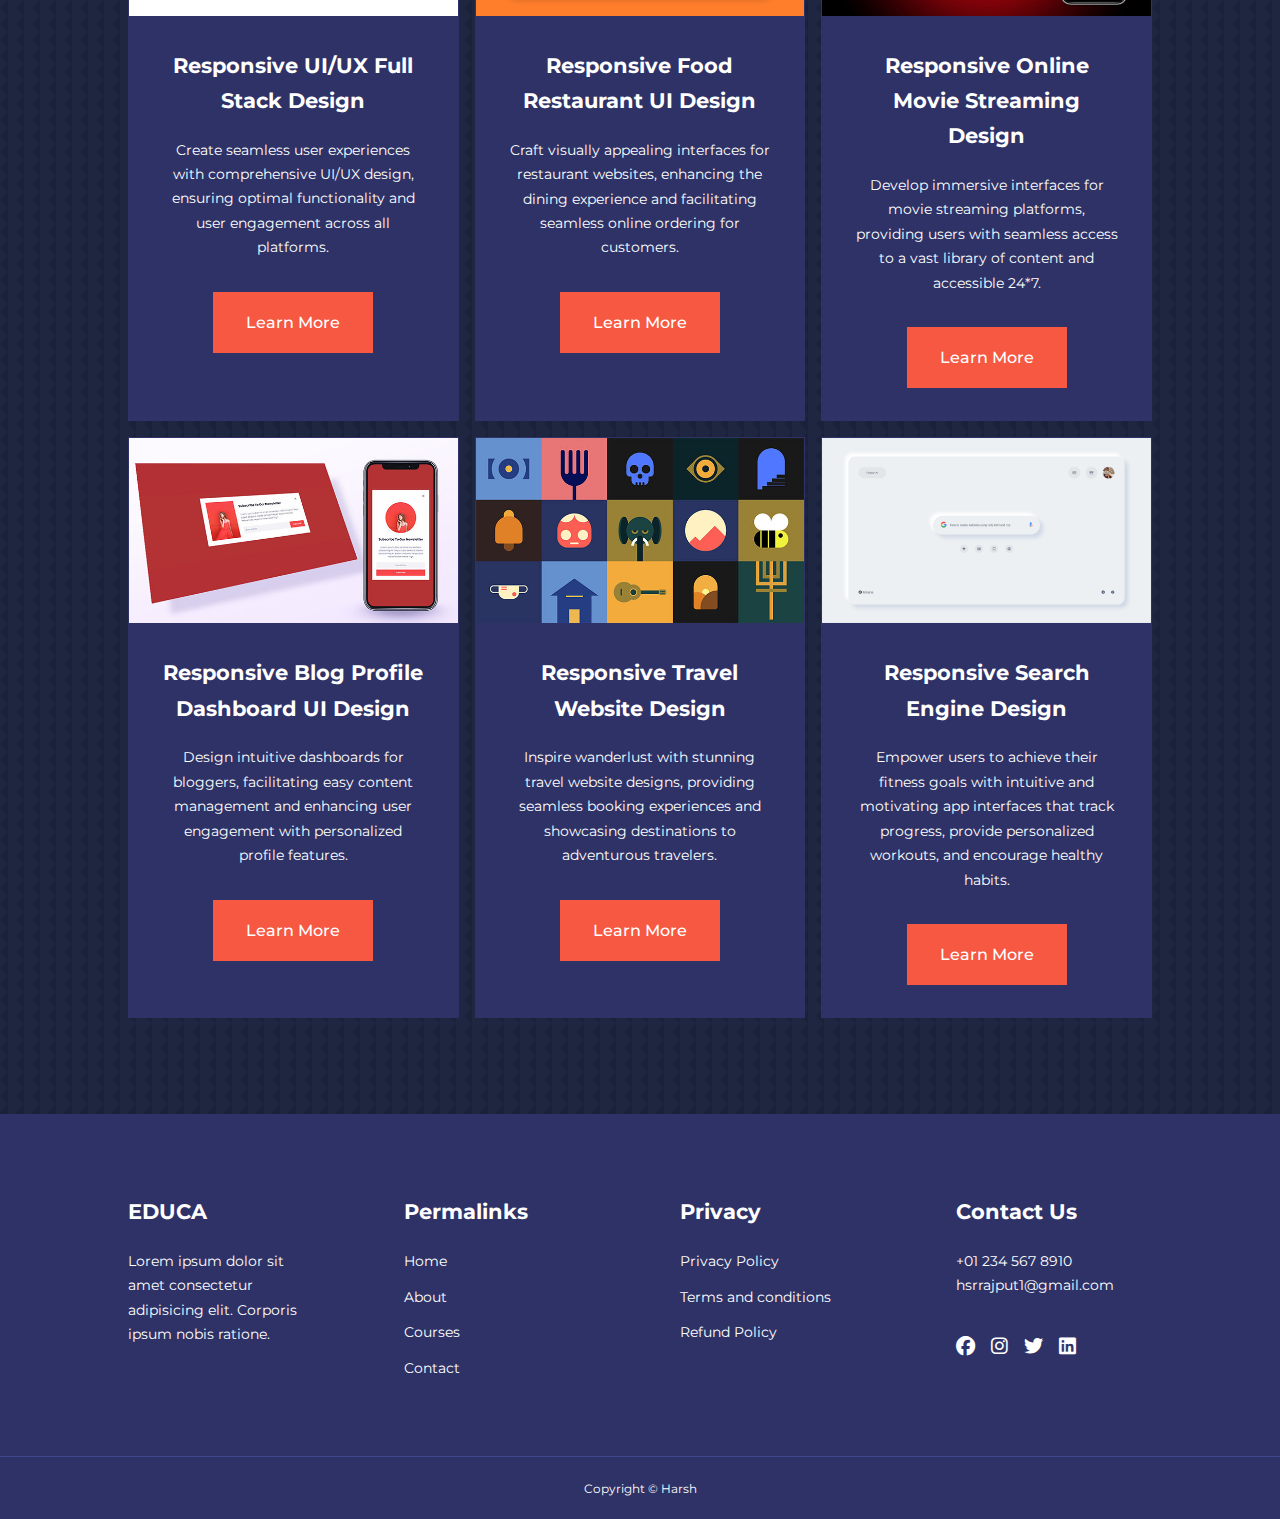
<file: courses.html>
<!DOCTYPE html>
<html lang="en">
<head>
    <meta charset="UTF-8">
    <meta name="description" content="Explore a world of learning with our diverse range of courses covering
     Blockchain, Graphic Design, Finance, Marketing, Music, Business, and more. Elevate your skills, unlock new
      opportunities, and chart your path to success with expert-led instruction and practical insights. Start your journey today!">
    <title>Educa: Providing Courses. Enhancing Education!</title>
    <link rel="stylesheet" href="./css/style.css">
    <link rel="icon" type="image/x-icon" href="/images/favicon.jpg">
    <link rel="stylesheet" href="https://cdnjs.cloudflare.com/ajax/libs/font-awesome/6.5.1/css/all.min.css">

    <!-- GOOGLE FONTS (MONTSERRAT) -->
    <link rel="preconnect" href="https://fonts.googleapis.com">
    <link rel="preconnect" href="https://fonts.gstatic.com" crossorigin>
    <link href="https://fonts.googleapis.com/css2?family=Montserrat:ital,wght@0,100..900;1,100..900&display=swap" 
    rel="stylesheet">
   
    <style>
        body{background-image: url(./images/bg-texture.png);}
        .courses{
            margin-top: 1rem;
        }
    </style>

</head>
<body>
    <nav>
        <div class="container nav__container">
        <a href="index.html"><h4>Educa</h4></a>
        <ul class="nav__menu">
            <li><a href="index.html">Home</a></li>
            <li><a href="about.html">About</a></li>
            <li><a href="courses.html">Courses</a></li>
            <li><a href="contact.html">Contact</a></li>
        </ul>
        <button id="open-menu-btn"><i class="fa-solid fa-bars"></i></button>
        <button id="close-menu-btn"><i class="fa-solid fa-xmark"></i></button>
        </div>
    </nav>
<!-- END OF NAVBAR -->

    <section class="courses">
        <h2>Our Popular Courses</h2>
        <div class="container courses__container">
            <article class="course">
                <div class="course__image">
                    <img src="./images/course1.jpg" alt="Image By Harsh">
                </div>
                <div class="course__info">
                    <h4>Responsive Social Media Website UI Design</h4>
                    <p>Craft engaging interfaces for social media platforms, fostering user interaction and connectivity in a seamless, responsive design.</p>
                    <a href="courses.html" class="btn btn-primary">Learn More</a>
                </div>
            </article>
    
            <article class="course">
                <div class="course__image">
                    <img src="./images/course2.jpg" alt="Image By Harsh">
                </div>
                <div class="course__info">
                    <h4>Responsive Smartphone and table Website Design </h4>
                    <p>Create user-friendly websites optimized for mobile devices, providing seamless browsing experiences across smartphones and tablets.</p>
                    <a href="courses.html" class="btn btn-primary">Learn More</a>
                </div>
            </article>
    
            <article class="course">
                <div class="course__image">
                    <img src="./images/course3.jpg" alt="Image By Harsh">
                </div>
                <div class="course__info">
                    <h4>Responsive Admin Dashboard UI Design</h4>
                    <p>Develop intuitive dashboards for efficient data management, enhancing user productivity and facilitating navigation.</p>
                    <a href="courses.html" class="btn btn-primary">Learn More</a>
                </div>
            </article>

            <article class="course">
                <div class="course__image">
                    <img src="./images/course4.jpg" alt="Image By Harsh">
                </div>
                <div class="course__info">
                    <h4>Responsive centre dedicated UI Design</h4>
                    <p>Design user-friendly interfaces for dedicated centers, optimizing accessibility and functionality to meet the unique needs of users.</p>
                    <a href="courses.html" class="btn btn-primary">Learn More</a>
                </div>
            </article>

            <article class="course">
                <div class="course__image">
                    <img src="./images/course5.jpg" alt="Image By Harsh">
                </div>
                <div class="course__info">
                    <h4>Responsive Portfolio Website UI Design</h4>
                    <p>Showcase your work with sleek and modern portfolio designs, highlighting your skills and talents in an engaging online presentation and getting your job.</p>
                    <a href="courses.html" class="btn btn-primary">Learn More</a>
                </div>
            </article>

            <article class="course">
                <div class="course__image">
                    <img src="./images/course6.jpg" alt="Image By Harsh">
                </div>
                <div class="course__info">
                    <h4>Responsive Social Media Website UI Design</h4>
                    <p>Craft engaging interfaces for social media platforms, fostering user interaction and connectivity in a seamless, responsive design and making it  attractive.</p>
                    <a href="courses.html" class="btn btn-primary">Learn More</a>
                </div>
            </article>

            <article class="course">
                <div class="course__image">
                    <img src="./images/course7.jpg" alt="Image By Harsh">
                </div>
                <div class="course__info">
                    <h4>Responsive UI/UX Full Stack Design</h4>
                    <p>Create seamless user experiences with comprehensive UI/UX design, ensuring optimal functionality and user engagement across all platforms.</p>
                    <a href="courses.html" class="btn btn-primary">Learn More</a>
                </div>
            </article>

            <article class="course">
                <div class="course__image">
                    <img src="./images/course8.jpg" alt="Image By Harsh">
                </div>
                <div class="course__info">
                    <h4>Responsive Food Restaurant UI Design</h4>
                    <p>Craft visually appealing interfaces for restaurant websites, enhancing the dining experience and facilitating seamless online ordering for customers.</p>
                    <a href="courses.html" class="btn btn-primary">Learn More</a>
                </div>
            </article>

            <article class="course">
                <div class="course__image">
                    <img src="./images/course9.jpg" alt="Image By Harsh">
                </div>
                <div class="course__info">
                    <h4>Responsive Online Movie Streaming Design</h4>
                    <p>Develop immersive interfaces for movie streaming platforms, providing users with seamless access to a vast library of content and accessible 24*7.</p>
                    <a href="courses.html" class="btn btn-primary">Learn More</a>
                </div>
            </article>

            <article class="course">
                <div class="course__image">
                    <img src="./images/course10.jpg" alt="Image By Harsh">
                </div>
                <div class="course__info">
                    <h4>Responsive Blog Profile Dashboard UI Design</h4>
                    <p>Design intuitive dashboards for bloggers, facilitating easy content management and enhancing user engagement with personalized profile features.</p>
                    <a href="courses.html" class="btn btn-primary">Learn More</a>
                </div>
            </article>

            <article class="course">
                <div class="course__image">
                    <img src="./images/course11.jpg" alt="Image By Harsh">
                </div>
                <div class="course__info">
                    <h4>Responsive Travel Website Design</h4>
                    <p>Inspire wanderlust with stunning travel website designs, providing seamless booking experiences and showcasing destinations to adventurous travelers.</p>
                    <a href="courses.html" class="btn btn-primary">Learn More</a>
                </div>
            </article>

            <article class="course">
                <div class="course__image">
                    <img src="./images/course12.jpg" alt="Image By Harsh">
                </div>
                <div class="course__info">
                    <h4>Responsive Search Engine Design</h4>
                    <p>Empower users to achieve their fitness goals with intuitive and motivating app interfaces that track progress,
                         provide personalized workouts, and encourage healthy habits.</p>
                    <a href="courses.html" class="btn btn-primary">Learn More</a>
                </div>
            </article>
    
        </div>
    </section>


<footer>
    <div class="container footer_container">
 
     <div class="footer__1">
         <a href="index.html" class="footer__logo" ><h4>EDUCA</h4></a>
         <p>Lorem ipsum dolor sit amet consectetur adipisicing elit. Corporis ipsum nobis ratione.</p>
     </div>
 
     <div class="footer__2">
         <h4>Permalinks</h4>
         <ul class="permalinks">
             <li><a href="index.html">Home</a></li>
             <li><a href="about.html">About</a></li>
             <li><a href="courses.html">Courses</a></li>
             <li><a href="contact.html">Contact</a></li>
         </ul>
     </div>
 
     <div class="footer__3">
         <h4>Privacy</h4>
         <ul class="privacy">
             <li><a href="#">Privacy Policy</a></li>
             <li><a href="#">Terms and conditions</a></li>
             <li><a href="#">Refund Policy</a></li>
         </ul>
     </div>
     
     <div class="footer__4">
         <h4>Contact Us</h4>
     <div>
         <p>+01 234 567 8910 </p>
         <p>hsrrajput1@gmail.com</p>
     </div>
 
     <ul class="footer__socials">
         <li><a href="#"><i class="fa-brands fa-facebook"></i></a></li>
         <li><a href="#"><i class="fa-brands fa-instagram"></i></a></li>
         <li><a href="#"><i class="fa-brands fa-twitter"></i></a></li>
         <li><a href="#"><i class="fa-brands fa-linkedin"></i></a></li>
     </ul>
 </div>
 </div>
     <div class="footer__copyright">
         <small>Copyright &copy; Harsh</small>
     </div>
 </footer>

<script src="./main.js"></script>
</body>
</html>
</file>
<file: css/style.css>
*{
    margin: 0;
    padding: 0;
    border: 0;
    outline: 0;
    text-decoration: none;
    list-style: none;
    box-sizing: border-box;
}
:root{
    --color-primary: #6c63ff;
    --color-success: #00bf8e;
    --color-warning: #f7c94b;
    --color-danger: #f75842;
    --color-danger-variant: rgba(247, 88, 66, 0.4);
    --color-white:#fff;
    --color-light:rgba(255, 255, 255, 0.7);
    --color-black: #000;
    --color-bg:#1f2641;
    --color-bg1:#2e3267;
    --color-bg2: #424890;

    --container-width-lg: 80%;
    --container-width-md: 90%;
    --container-width-sm: 94%;
    
    --transition: all 400ms ease;
}
body{
    font-family: "Montserrat", sans-serif;
    line-height: 1.7;
    color: var(--color-white);
    background: var(--color-bg);
}
.container{
    width: var(--container-width-lg);
    margin: 0 auto;
}
section{
    padding: 6rem 0;
}
section h2{
    text-align: center;
    margin-bottom: 4rem;
}
h1,h2,h3,h5{
    line-height: 1.2;
}
h1{
    font-size: 2.4rem;
}
h2{
    font-size: 2rem;
}
h3{
    font-size: 1.6rem;
}
h4{
    font-size: 1.3rem;
}
a{
    color: var(--color-white);
}
img{
    width: 100%;
    display: block;
    object-fit: cover;
}
.btn{
    display: inline-block;
    background: var(--color-white);
    color: var(--color-black);
    padding: 1rem 2rem;
    border: 1px solid transparent;
    font-weight: 500;
    transition: var(--transition);
}
.btn:hover{
    background: transparent;
    color: var(--color-white);
    border-color: var(--color-white);
}
.btn-primary{
    background: var(--color-danger);
    color: var(--color-white);
}

nav{
    width: 100vw;
    height: 5rem;
    position: fixed;
    top: 0;
    z-index: 11;
}
/* change navbar */
.window-scroll{
    background: var(--color-primary);
    box-shadow: 0 1rem 2rem rgba(0, 0, 0, 0.2);
    transition: all 0.5s ease-in;
}
.nav__container {
    height: 100%;
    display: flex;
    justify-content: space-between;
    align-items: center;
}
nav button {
    display: none;
    }
.nav__menu {
    display: flex;
    align-items: center;
    gap: 4rem;
}
.nav__menu a {
    font-size: 0.9rem;  
    transition: var(--transition);
}
.nav__menu a:hover {
    color: var(--color-bg2);
}

/* HEADER */
header{
    position: relative;
    top: 5rem;
    overflow: hidden;
    height: 70vh;
    margin-bottom: 5rem;
}
.header__container{
    display: grid;
    grid-template-columns: 1fr 1fr;
    align-items: center;
    gap: 5rem;
    height: 100%;
}
.header__left p{
    margin: 1rem 0 2.4rem;
}

/* CATEGORIES */
.categories{
    background: var(--color-bg1);
    height: 32rem;
}
.categories h1{
    line-height: 1;
    margin-bottom: 3rem;
}
.categories__container{
    display: grid;
    grid-template-columns: 40% 60%;
}
.categories left{
    margin-right: 4rem;
}
.categories__left p{
    margin: 1rem 0 3rem;
}
.categories__right{
    display: grid;
    grid-template-columns: repeat(3, 1fr);
    gap: 1.2rem;
}
.category{
    background: var(--color-bg2);
    padding: 2rem;
    border-radius: 2rem;
    transition: var(--transition);
}
.category:hover{
    box-shadow: 0 3rem rgba(0, 0, 0, 0.3);
}
.category:nth-child(2) .category__icon{
    background-color: var(--color-danger);
}
.category:nth-child(3) .category__icon{
    background-color: var(--color-success);
}
.category:nth-child(4) .category__icon{
    background-color: var(--color-warning);
}
.category:nth-child(5) .category__icon{
    background-color: var(--color-success);
}

.category__icon{
    background: var(--color-primary);
    padding: 0.7rem;
    border-radius: 0.9rem;
}
.category h5{
    margin: 2rem 0 1rem;
}
.category p{
    font-size: 0.85rem;
}

/* POPULAR COURSES */
.courses{
    margin-top: 10rem;
}
.courses__container{
    display: grid;
    grid-template-columns: repeat(3,1fr);
    gap: 1rem;
}
.course{
    background: var(--color-bg1);
    text-align: center;
    border: 1px solid transparent;
}
.course:hover{
    background: transparent;
    border-color: var(--color-primary);
    transition: var(--transition);
}
.course__info{
    padding: 2rem;
}
.course__info p{
    margin: 1.2rem 0 2rem;
    font-size: 0.9rem;
}

/* FAQ's */
.faqs{
    background: var(--color-bg1);
    box-shadow: 0 0 3rem rgba(0, 0, 0, 0.5);
}
.faqs__container{
    display: grid;
    grid-template-columns: 1fr 1fr;
    gap: 1rem;
}
.faq{
    padding: 2rem;
    display: flex;
    align-items: center;
    gap: 1.4rem;
    height: fit-content;
    background: var(--color-primary);
    cursor: pointer;
}
.faq h4{
    font-size: 1rem;
    line-height: 2.2;
}
.faq__icon{
    align-self: flex-start;
    font-size: 1.2rem;
}
.faq p{
    margin-top: 0.8rem;
    display: none;
}
.faq.open p{
    display: block;
}

/* TESTIMONIALS */
.testimonials__container{
    overflow-x: hidden;
    position: relative;
    margin-bottom: 5rem;
}
.testimonial{
    padding-top: 2rem;  
}
.avatar{
    width: 6rem;
    height: 6rem;
    border-radius: 50%;
    overflow: hidden;
    margin: 0 auto 1rem;
    border: 1rem solid var(--color-bg1);
}
.testimonial__info{
    text-align: center;
}
.testimonial__body{
    background: var(--color-primary);
    padding: 2rem;
    margin-top: 3rem;
    position: relative;
}
.testimonial__body::before{
    content: "";
    display: block;
    background: linear-gradient(135deg,transparent,var(--color-primary), var(--color-primary),var(--color-primary));
    width: 3rem;
    height: 3rem;
    position: absolute;
    left: 50%;
    top: -1.5rem;
    transform: rotate(45deg);
}

/* FOOTER */
footer{
    background: var(--color-bg1);
    padding-top: 5rem;
    font-size: 0.9rem;
}
.footer_container{
    display: grid;
    grid-template-columns: repeat(4, 1fr);
    gap: 5rem;
}
.footer_container> div h4{
    margin-bottom: 1.2rem;
}
.footer__1 p{
    margin: 0 0 2rem;
}
footer ul li{
    margin-bottom: 0.7rem;
}
footer ul li a:hover{
    text-decoration: underline;
}
.footer__socials{
    display: flex;
    gap: 1rem;
    font-size: 1.2rem;
    margin-top: 2rem;
}
.footer__copyright{
    text-align: center;
    margin-top: 4rem;
    padding: 1.2rem 0;
    border-top: 1px solid var(--color-bg2);
}

/* ================= MEDIA QUERIES (TABLET) =============*/
@media screen and (max-width: 1024px) {
    .container{
        width: var(--container-width-md);
    }
    h1{
        font-size: 2.2rem;
    }
    h2{
        font-size: 1.7rem;
    }
    h3{
        font-size: 1.4rem;
    }
    h4{
        font-size: 1.2rem;
    }

    /* NAVBAR */
    nav button {
        display: inline-block;
        background: transparent;
        font-size: 1.8rem;
        color: var(--color-white);
        cursor: pointer;
    }
    nav button#close-menu-btn{
        display: none;
    }
    .nav__menu{
        position: fixed;
        top: 5rem;
        right: 5%;
        height: fit-content;
        width: 18rem;
        flex-direction: column;
        gap: 0;
        display: none;
    }
    .nav__menu li{
        width: 100%;
        height: 5.8rem;
        animation: slideIn 400ms ease forwards;
        transform-origin: top right;
        opacity: 0;
    }

    .nav__menu li:nth-child(2){
        animation-delay: 200ms;
    }
    .nav__menu li:nth-child(3){
        animation-delay: 400ms;
    }
    .nav__menu li:nth-child(4){
        animation-delay: 600ms;
    }
    
    @keyframes slideIn {
        0% {
          transform: rotateZ(-90deg);
        }
        100% {
          transform: rotateZ(0);
          opacity: 1;
        }
      }
    .nav__menu li a{
        background: var(--color-primary);
        box-shadow: -4rem 6rem 10rem rgba(0, 0, 0, 0.6);
        width: 100%;
        height: 100%;
        display: grid;
        place-items: center;
    }
    .nav__menu li a:hover{
        background: var(--color-bg2);
        color: var(--color-white);
    }

   /* ====== HEADER =========*/
   header{
    height: 52vh;
    margin-bottom: 4rem;
   }
   .header__container{
    gap: 0;
    padding-bottom: 3rem;
   }

   /* ====== CATEGORY =========*/
   .categories{
    height: auto;
   }
   .categories__container{
    grid-template-columns: 1fr;
    gap: 3rem;
   }
   .categories__left{
    margin-right: 0;
   }
    /* ====== POPULAR COURSES =========*/
    .courses{
        margin-top: 0;
    }
    .courses__container{
        grid-template-columns: 1fr 1fr;
    }

    /* ====== FAQ =========*/
    .faqs__container{
        grid-template-columns: 1fr;
    }
    .faq{
        padding: 1.5rem;
    }
    /* ====== FOOTER =========*/
    .footer_container{
        display: grid;
        grid-template-columns: 1fr 1fr;
    }
}

/* ================= MEDIA QUERIES (PHONE) =============*/
@media screen and (max-width: 600px) {
    .container{
        width: var(--container-width-sm);
    }
    .nav__menu{
        right: 3%;
    }
    header{
        height: 100vh;
    }
    .header__container{
        grid-template-columns: 1fr;
        text-align: center;
        margin-top: 0;
    }
    .header__left p{
        margin-bottom: 1.3rem;
    }
    .categories__right{
        grid-template-columns: 1fr 1fr;
        gap: 0.7rem;
    }
    .category{
        padding: 1rem;
        border-radius: 1rem;
    }
    .category__icon{
        margin-top: 4px;
        display: inline-block;
    }
    .courses__container{
        grid-template-columns: 1fr;
    }
    .testimonial__body{
        padding: 1.2rem;
    }
    /* ======= FOOTER ======== */
    .footer_container{
        grid-template-columns: 1fr;
        text-align: center;
        gap: 2rem;
    }
    .footer__1 p{
        margin: 1rem auto;
    }
    .footer__socials{
        justify-content: center;
    }
}



/* Contact CSS */
.contact__container{
    background: var(--color-bg1);
    padding: 4rem;
    display: grid;
    grid-template-columns: 40% 60%;
    gap: 4rem;
    height: 30rem;
    margin: 7rem auto;
}
.contact__aside{
    background: var(--color-primary);
    padding: 3rem;
    border-radius: 1rem;
    position: relative;
    bottom: 10rem;
}
.aside__image{
    width: 12rem;
    margin-bottom: 2rem;
}
.contact__aside h2{
    text-align: left;
    margin-bottom: 1rem;
}
.contact__aside p{
    font-size: 0.9rem;
    margin-bottom: 2rem;
}
.contact__details li{
    display: flex;
    gap: 1rem;
    text-align: center;
    margin-bottom: 1rem;
}
.social__icons{
    margin-top: 2rem;
}
.contact__socials{
    display: flex;
    gap: 0.8rem;
}
.contact__socials a{
    background: var(--color-bg2);
    padding: 0.5rem;
    border-radius: 50%;
    font-size: 0.9rem;
    transition: var(--transition);
}
.contact__socials a:hover{
    background: transparent;
}
form{
    display: flex;
    flex-direction: column;
    gap: 1.2rem;
    margin-right: 4rem;
}
.form__name{
    display: flex;
    gap: 1.2rem;
}
form input[type="text"]{
    width: 50%;
}
input,textarea{
    width: 100%;
    padding: 1rem;
    background: var(--color-bg);
    color: var(--color-white);
}
form .btn{
    width: max-content;
    margin-top: 1rem;
    border-radius: 10px;
    cursor: pointer;
}

/*-----------MEDIA QUERIES (TABLET)-------------*/
@media screen and (max-width: 1024px) {
    .contact{
        padding-bottom: 0;
    }
    .contact__container {
        gap: 1.5rem;
        margin-top: 3rem;
        height: auto;
        padding: 1.5rem;
    }
    .contact__aside {
        width: auto;
        padding: 1.5rem;
        bottom: 0;
    }
    form{
        align-self: center;
        margin-right: 1.5rem;
    }
}
/*-----------MEDIA QUERIES (Phones)-------------*/
@media screen and (max-width: 600px) {
    .contact__container {
        grid-template-columns: 1fr;
        gap: 3rem;
        margin-top: 0;
        padding: 0;
    }
    form {
        margin: 0 1.5rem 3rem;
    }
    .form__name {
        flex-direction: column;
    }
    .form__name input[type="text"] {
        width: 100%;
    }
}



/* About CSS */
.about__achievements{
    margin-top: 3rem;
}
.about__achievements-container{
    display: grid;
    grid-template-columns: 40% 60%;
    gap: 5rem;
}
.about__achievements-right > p{
    margin: 1.6rem 0 2.5rem;
}
.achievements__cards{
    display: grid;
    grid-template-columns: repeat(3, 1fr);
    gap: 1.5rem;
}
.achievement__card{
    background-color: var(--color-bg1);
    padding: 1.6rem;
    border-radius: 1rem;
    text-align: center;
    transition: var(--transition);
}

.achievement__card:hover{
    background: var(--color-bg2);
    box-shadow: 0 3rem 3rem rgba(0, 0, 0, 0.3);
}

.achievement__icon {
    background: var(--color-danger);
    padding: 0.6rem;
    border-radius: 1rem;
    display: inline-block;
}
.achievement__card:nth-child(2) .achievement__icon {
    background: var(--color-success);
}
.achievement__card:nth-child(3)     .achievement__icon {
background: var(--color-primary);
}
.achievement__card p{
    margin-top: 1rem;
}

/*===============TEAM=============*/

.team{
    background: var(--color-bg1);
        box-shadow: inset 0 0 3rem rgba(0, 0, 0, 0.5);
}
.team__container{
    display: grid;
    grid-template-columns: repeat(4,1fr);
    gap: 2rem;
}
.team__member{
    background: var(--color-bg2);
    padding: 2rem;
    border: 1px solid transparent;
    position: relative;
    overflow: hidden;
}
.team__member:hover{
    background: transparent;
    border-color: var(--color-primary);
    transition: var(--transition);
}
.team__member-img img{
    filter: saturate(0);
}
.team__member:hover img{
    filter: saturate(1);
}
.team__member-info{
    text-align: center;
    margin-top: 1.4rem;
}
.team__member-info p{
    color: var(--color-light);
}
.team__member-socials{
    position: absolute;
    top: 50%;
    transform: translateY(-50%);
    right: -100%;
    display: flex;
    flex-direction: column;
    background: var(--color-primary);
    border-radius: 1rem 0 0 1rem;
    box-shadow: -2rem 0 2rem rgba(0, 0, 0, 0.3);
}
.team__member:hover 
.team__member-socials{
    right: 0%;
    transition: var(--transition);
}
.team__member-socials a{
    padding: 1rem;
}

/*------------MEDIA QUERIES(TABLETS)---------*/
@media screen and (max-width: 1024px) {
    .about__achievements{
        margin-top: 2rem;
    }
    .about__achievements-container{
        grid-template-columns: 1fr;
        gap: 4rem;
    }
    .about__achievements-left{
        width: 80%;
        margin: 0 auto;
    }
    .team__container{
        grid-template-columns: repeat(3,1fr);
        gap: 1.5rem;
    }
    .team__member{
        padding: 1rem;
    }

}

/*------------MEDIA QUERIES(TABLETS)---------*/
@media screen and (max-width: 600px) {
    .achievements__cards{
        grid-template-columns: 1fr 1fr;
        gap: 0.7rem;
    }
    .team__container{
        grid-template-columns: 1fr 1fr;
        gap: 0.7rem;
    }
    .team__member{
        padding: 0;
    }
    .team__member p{
        margin-bottom: 1.5rem;
    }
}
</file>
